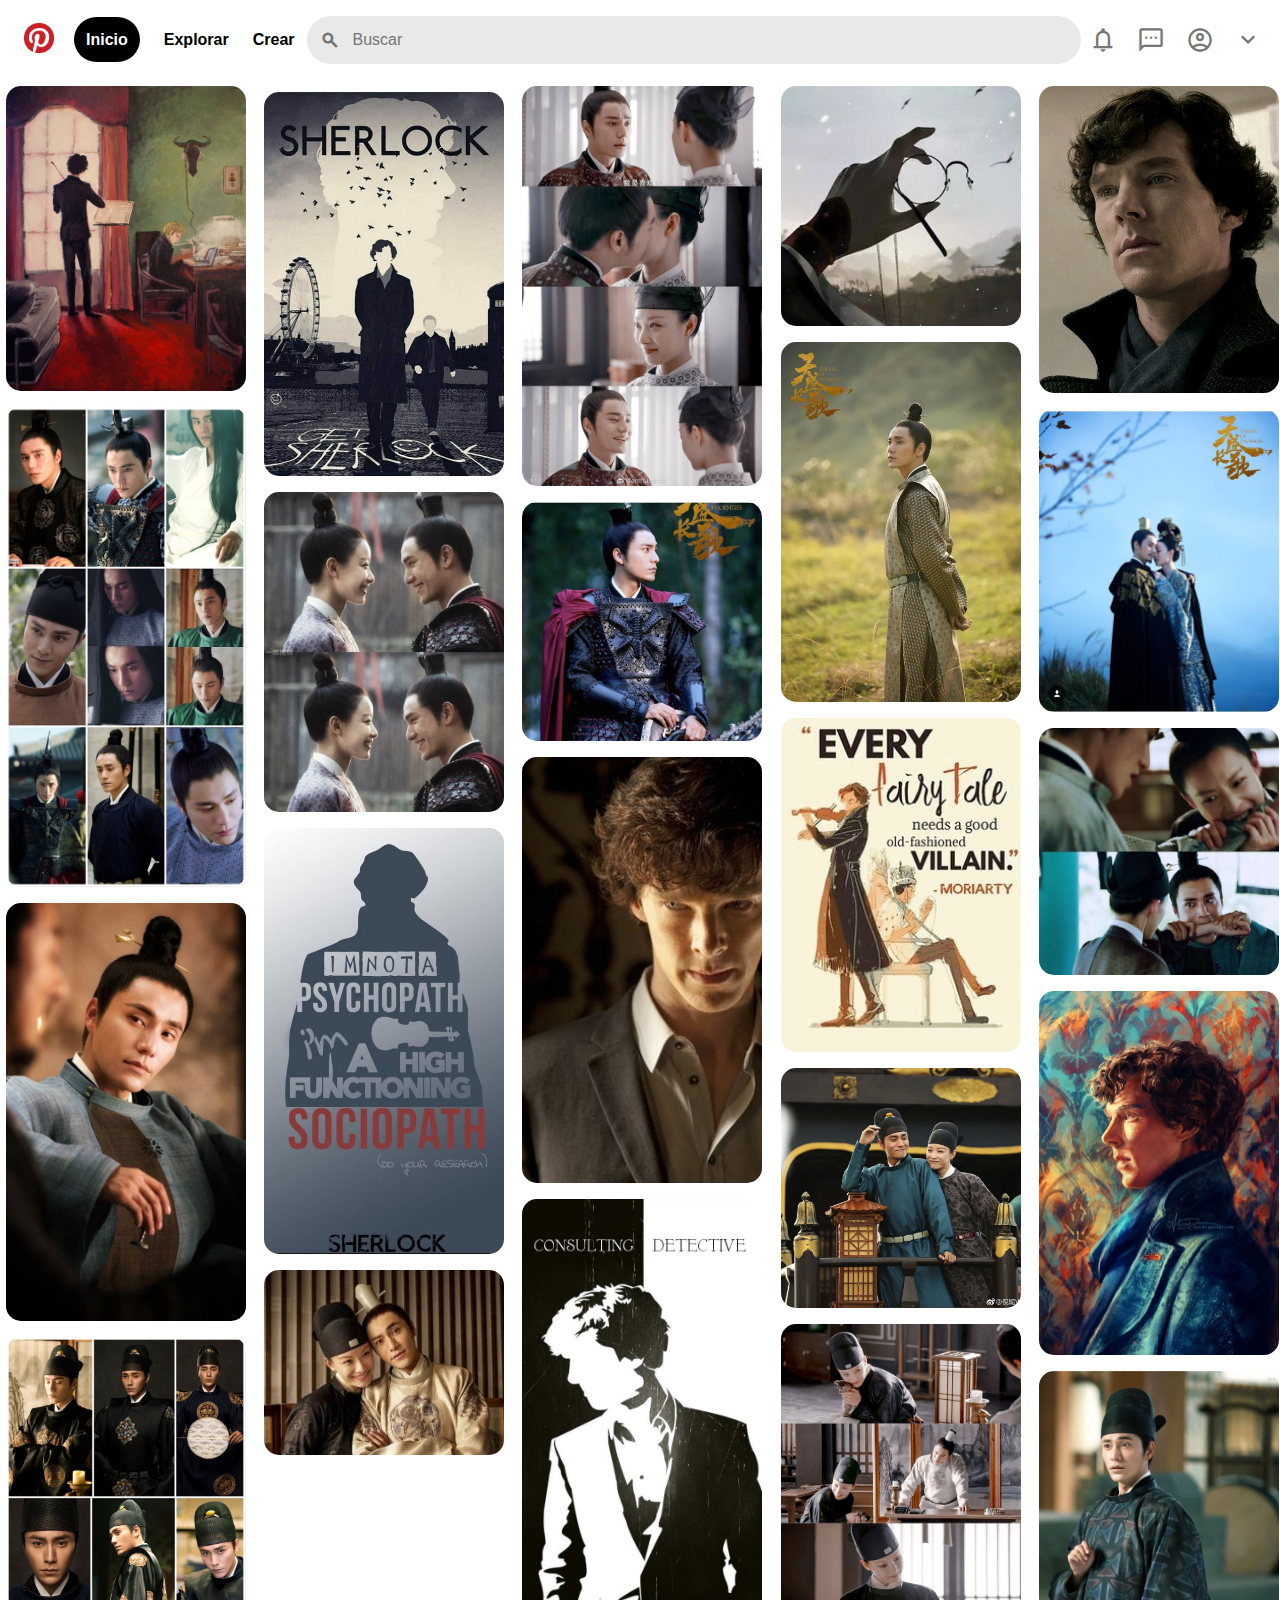
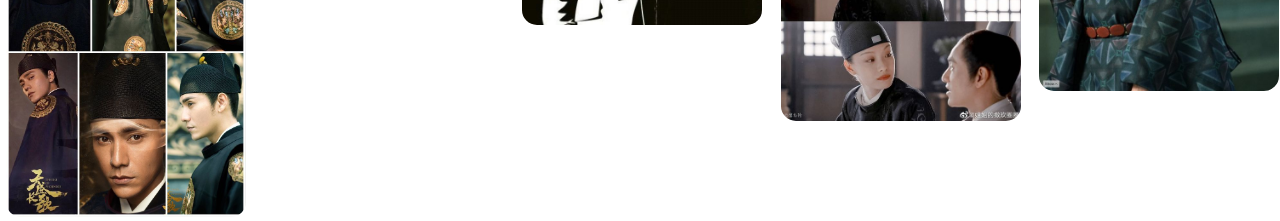
<file: index.html>
<!DOCTYPE html>
<html lang="en">
<head>
    <meta charset="UTF-8">
    <meta name="viewport" content="width=device-width, initial-scale=1.0">
    <link rel="icon" href="imagenes/pinterest_icon.png">
    <link rel="stylesheet" href="estilos.css">
    <!--Vinculamos los íconos de Google que nos da--> 
    <link rel="stylesheet" href="https://fonts.googleapis.com/css2?family=Material+Symbols+Outlined:opsz,wght,FILL,GRAD@24,400,0,0"/>
    <title>Pinterest</title> <!--Preferentemente los links antes del title--> 
</head>
<body>
    <header>
        <nav> <!--nav = navegación--> 
            <!--VOLVEMOS UNA IMAGEN UN HIPERVÍNCULO--> 
            <a href="https://www.pinterest.com.mx/"><img src="imagenes/pinterest_icon.png" id="pinterest-icon"></a> <!--src = source--> 
            
            <!--íconos de la izquierda--> 
            <div class="left-items"> 
                <ul class="first-list"> <!--lista desordenada (no tiene numeración)--> 
                    <li><a href="#" id="Inicio">Inicio</a></li>  <!--href="#" se marca como hipervículo pero no me lleva a ningun lado-->
                    <li><a href="#" id="Explorar">Explorar</a></li>
                    <li><a href="#" id="Crear">Crear</a></li><!--el id y class nos sirve para identificarlo y luego editarlo en el archivo estilos-->
                </ul>
            </div>


            <!--barra de búsqueda--> 
            <div class="search"> 
                <div class="barra">
                    <div><span class="material-symbols-outlined" id="lupa">search</span></div> <!--llammamos al ícono de la lupa de GOOGLE ICONS--> 
                    <input type="text" placeholder="Buscar"></input> <!-- type="text" (Decimos que, lo que vamos a ingresar van a ser variables tipo string);  placeholder="Buscar" (Aparece la palabra buscar en la barra de búsqueda pero al momento de empezar a escribir, esta desaparece)--> 
                </div>
            </div>

            <!--íconos de la derecha--> 
            <div class="right-items">
                <span class="material-symbols-outlined">notifications</span>
                <span class="material-symbols-outlined">sms</span>
                <span class="material-symbols-outlined">account_circle</span>
                <span class="material-symbols-outlined">expand_more</span>
            </div>
        </nav>
    </header>

    <main class="contenido">
        <div class="imagenes">
            <div class="card-image">
                <img src="imagenes/3.jpg" alt="imagen 3" class="img">  <!--alt es lo que lee la página, una descripción de la imagen--> 
                <button class="button"><a href="#">Guardar</a></button>
                <span class="material-symbols-outlined oculto-1">upload</span>
                <span class="material-symbols-outlined oculto-2">more_horiz</span>
            </div>

            <div class="card-image">
                <img src="imagenes/7.jpg" alt="imagen 7" class="img">
                <button class="button"><a href="#">Guardar</a></button>
                <span class="material-symbols-outlined oculto-1">upload</span>
                <span class="material-symbols-outlined oculto-2">more_horiz</span>
            </div>

            <div class="card-image">
                <img src="imagenes/14.jpg" alt="imagen 14" class="img"> 
                <button class="button"><a href="#">Guardar</a></button>
                <span class="material-symbols-outlined oculto-1">upload</span>
                <span class="material-symbols-outlined oculto-2">more_horiz</span>
            </div>

            <div class="card-image">
                <img src="imagenes/16.jpg" alt="imagen 16" class="img"> 
                <button class="button"><a href="#">Guardar</a></button>
                <span class="material-symbols-outlined oculto-1">upload</span>
                <span class="material-symbols-outlined oculto-2">more_horiz</span>
            </div>

            <div class="card-image">
                <img src="imagenes/17.jpg" alt="imagen 17" class="img"> 
                <button class="button"><a href="#">Guardar</a></button>
                <span class="material-symbols-outlined oculto-1">upload</span>
                <span class="material-symbols-outlined oculto-2">more_horiz</span>
            </div>

            <div class="card-image">
                <img src="imagenes/4.jpg" alt="imagen 4" class="img"> 
                <button class="button"><a href="#">Guardar</a></button>
                <span class="material-symbols-outlined oculto-1">upload</span>
                <span class="material-symbols-outlined oculto-2">more_horiz</span>
            </div>

            <div class="card-image">
                <img src="imagenes/15.jpg" alt="imagen 15" class="img"> 
                <button class="button"><a href="#">Guardar</a></button>
                <span class="material-symbols-outlined oculto-1">upload</span>
                <span class="material-symbols-outlined oculto-2">more_horiz</span>
            </div>

            <div class="card-image">
                <img src="imagenes/77.jpeg" alt="imagen 77" class="img"> 
                <button class="button"><a href="#">Guardar</a></button>
                <span class="material-symbols-outlined oculto-1">upload</span>
                <span class="material-symbols-outlined oculto-2">more_horiz</span>
            </div>
<div class="card-image">
                <img src="imagenes/41.jpg" alt="imagen 41" class="img"> 
                <button class="button"><a href="#">Guardar</a></button>
                <span class="material-symbols-outlined oculto-1">upload</span>
                <span class="material-symbols-outlined oculto-2">more_horiz</span>
            </div>

            <div class="card-image">
                <img src="imagenes/27.jpg" alt="imagen 27" class="img"> 
                <button class="button"><a href="#">Guardar</a></button>
                <span class="material-symbols-outlined oculto-1">upload</span>
                <span class="material-symbols-outlined oculto-2">more_horiz</span>
            </div>

            <div class="card-image">
                <img src="imagenes/40.jpg" alt="imagen 40" class="img"> 
                <button class="button"><a href="#">Guardar</a></button>
                <span class="material-symbols-outlined oculto-1">upload</span>
                <span class="material-symbols-outlined oculto-2">more_horiz</span>
            </div>

            <div class="card-image">
                <img src="imagenes/42.jpg" alt="imagen 42" class="img"> 
                <button class="button"><a href="#">Guardar</a></button>
                <span class="material-symbols-outlined oculto-1">upload</span>
                <span class="material-symbols-outlined oculto-2">more_horiz</span>
            </div>
    
            <div class="card-image">
                <img src="imagenes/73.jpg" alt="imagen 79" class="img"> 
                <button class="button"><a href="#">Guardar</a></button>
                <span class="material-symbols-outlined oculto-1">upload</span>
                <span class="material-symbols-outlined oculto-2">more_horiz</span>
            </div>

            <div class="card-image">
                <img src="imagenes/78.jpeg" alt="imagen 78" class="img"> 
                <button class="button"><a href="#">Guardar</a></button>
                <span class="material-symbols-outlined oculto-1">upload</span>
                <span class="material-symbols-outlined oculto-2">more_horiz</span>
            </div>

            <div class="card-image">
                <img src="imagenes/61.jpg" alt="imagen 61" class="img"> 
                <button class="button"><a href="#">Guardar</a></button>
                <span class="material-symbols-outlined oculto-1">upload</span>
                <span class="material-symbols-outlined oculto-2">more_horiz</span>
            </div>

            
            <div class="card-image">
                <img src="imagenes/5.jpg" alt="imagen 5" class="img"> 
                <button class="button"><a href="#">Guardar</a></button>
                <span class="material-symbols-outlined oculto-1">upload</span>
                <span class="material-symbols-outlined oculto-2">more_horiz</span>
            </div>

            <div class="card-image">
                <img src="imagenes/68.jpg" alt="imagen 41" class="img"> 
                <button class="button"><a href="#">Guardar</a></button>
                <span class="material-symbols-outlined oculto-1">upload</span>
                <span class="material-symbols-outlined oculto-2">more_horiz</span>
            </div>

            
            <div class="card-image">
                <img src="imagenes/50.jpg" alt="imagen 50" class="img"> 
                <button class="button"><a href="#">Guardar</a></button>
                <span class="material-symbols-outlined oculto-1">upload</span>
                <span class="material-symbols-outlined oculto-2">more_horiz</span>
            </div>

            
            <div class="card-image">
                <img src="imagenes/26.jpg" alt="imagen 26" class="img"> 
                <button class="button"><a href="#">Guardar</a></button>
                <span class="material-symbols-outlined oculto-1">upload</span>
                <span class="material-symbols-outlined oculto-2">more_horiz</span>
            </div>

            <div class="card-image">
                <img src="imagenes/62.jpg" alt="imagen 62" class="img"> 
                <button class="button"><a href="#">Guardar</a></button>
                <span class="material-symbols-outlined oculto-1">upload</span>
                <span class="material-symbols-outlined oculto-2">more_horiz</span>
            </div>

            <div class="card-image">
                <img src="imagenes/91.jpg" alt="imagen 91" class="img"> 
                <button class="button"><a href="#">Guardar</a></button>
                <span class="material-symbols-outlined oculto-1">upload</span>
                <span class="material-symbols-outlined oculto-2">more_horiz</span>
            </div>
            
            <div class="card-image">
                <img src="imagenes/18.jpg" alt="imagen 18" class="img"> 
                <button class="button"><a href="#">Guardar</a></button>
                <span class="material-symbols-outlined oculto-1">upload</span>
                <span class="material-symbols-outlined oculto-2">more_horiz</span>
            </div>

        </div>
    </main>

    <!--NO le vamos a poner un FOOTER porque en pinterest original NO LO TIENE, al parecer nno tienen fin las imagenes cada vez que vamos bajando--> 

</body>
</html>
</file>
<file: estilos.css>
/*Freeepink
Unsplash, páginas para descargar imagenes sin copyright*/ 

/*General en toda la página*/
*{
    padding: 0px;
    margin: 0px;
}



body{
    background-color: white; /*Aunque está predispuesto para que sea en blanco, es mejor especificarlo en caso de que algún dispositivo esté en modo obscuro*/
    font-family: sans-serif;
    font-weight: bold; /*En negritas*/
}



header nav{
    display: flex; /*Pantalla flexible, modelo, tipo cajita, facilita su alineación y distribución*/
    flex-direction: row;
    justify-content: space-between;
    align-items: center;
    width: 98vw; /*Viewport widh, el ancho de la ventana del navegador debe de ser del 98%*/
    height: 80px;
    font-size: 16px;
    padding: 0px 16px;
    position: fixed;  /*la barrita del navegador va a permanecer fija incluso cuando se haga pequeña*/
    z-index: 1; /*la barrita del navegador se mantiene fija, se sobrepone aunque vayamos bajando*/
    background-color: white;
}
header nav img#pinterest-icon{
    width: 40px;
    height: 40px;
    padding: 3px;
}
header nav img#pinterest-icon:hover{  /*queda sombreado el ícono cuando colocamos el cursor*/
    background-color: #E9E9E9;
    border-radius: 150px;   /*redondea los bordes y lo deja como un circulito*/
}



.first-list{
    display: flex; /*los coloca en horizontal*/
}
.first-list a{
   text-decoration: none; /*desaparece el subrayado del hipervínculo*/ 
   color: black;
}
.first-list li{ /*quita las viñetas*/ 
    list-style: none;
    padding: 0px 12px;
}
.first-list li #Inicio{
    background-color: black;
    color: white;
    padding: 14px 12px;
    border-radius: 25px; /*Redondeamos los bordes*/ 
}
.search{
    flex-grow: 1; 
    height: 48px;
    background-color: #E9E9E9;
    border-radius: 25px; 
}
.search:hover{
    background-color: #e1e1e1; /*Cambia de color cuando colocamos el cursor*/ 
}
.search:focus-within{
    border: 4px solid #7fc1ff; /*Se pone de color azul el borde cuando le damos clic en buscar*/ 
}
.barra{
    display: flex; /*Coloca en horizontal la lupa y el apartado de búsqueda*/ 
    align-items: center;
    height: 48px;
}
.barra input{
    border: none; /*quitamos el borde de la palabra buscar*/
    outline: none; /*antes al darle clic volvía a aparecer el borde, ahora ya no*/
    background-color: inherit; /*Toma el color de fondo del elemento que está detrás de él, o sea, se vuelve transparente*/
    padding: 0px 5px 0px 0px;
    font-size: 16px;
    flex-grow: 1; /*Abarca todo el espacio disponible, es decir, si agregamos más íconos a la derecha o a la izquierda, en ancho de la barra se va a ajustar en automático*/
}
#lupa{
    padding: 13px;
    color: #767676;
    font-size: 20px; /*Tamaño de la lupa*/ 
    font-weight: bolder; /*En negritas*/ 
}
.right-items span{
    padding: 8px; /*Separación entre todos los elementos de tipo span*/ 
    color: #767676;
    font-size: 28px; 
}
.right-items span:hover{
    background-color: #e9e9e9;
    border-radius: 150px;
    cursor: pointer; /*Cuando colocamos nuestro cursor, cambia como si fuera un hipervínculo, a pesar de no serlo*/ 
}

/*Estilos para las cards*/ 
.contenido{
    position: absolute;
    margin-top: 80px;
    padding-right: 5px;
}
.imagenes{
    columns: 5 240px; /*Crea 5 columnas, cada una con un ancho de 240 pixeles*/
    margin:auto;
}
.imagenes .card-image{
    position: relative;
    padding: 6px;
}
.imagenes .card-image img{
    border-radius: 15px;
    min-width: 240px; /*Ajustamos para que el ancho mínimo y máximo de toodas las imagenes sea 240 px, NO OTRO*/
    max-width: 240px;
}
.card-image:hover > :first-child{
    filter: brightness(60%); /*Indica que la imagen se va a obscurecer al 60% de su brillo original*/
}
.card-image:hover > *{  /*Los iconos de las cards será visibles si colocamos nuestro cursor en ellas*/
    visibility: visible;
    display: inline;
}
.button{
    position: absolute; /*Acomodamos el btón de guardar para que quede en la parte de arriba*/
    left: 50%;
    top: 5%; /*Porcentaje del card de donde se encuentran*/
    padding: 13px 15px;
    background-color: #e60023;
    border-radius: 30px;
    border: none;
    visibility: hidden;
    display:none;
}
.imagenes .card-image button a{ /*Quitamos el hipevínculo de guardar, y le damos forma al botón de guardado*/
    text-decoration: none; 
    color: white;
    font-size: 16px;
    font-weight: bold;
}
.oculto-1{ /*Ícono de Upload*/
    position: absolute;
    left: 60%;
    bottom: 8%;
    background-color: white;
    font-size: 30px;
    border-radius: 50px;
    color: black; /*Enfatizamos que son negros los íconos*/
    font-weight: bold;
    padding: 4px;
    visibility: hidden;
    display: none;
}
.oculto-2{ /*Ícono de More*/
    position: absolute;
    left: 78%;
    bottom: 8%;
    background-color: white;
    font-size: 30px;
    border-radius: 50px;
    color: black; 
    font-weight: bold;
    padding: 4px;
    visibility: hidden;
    display: none;
}
</file>
